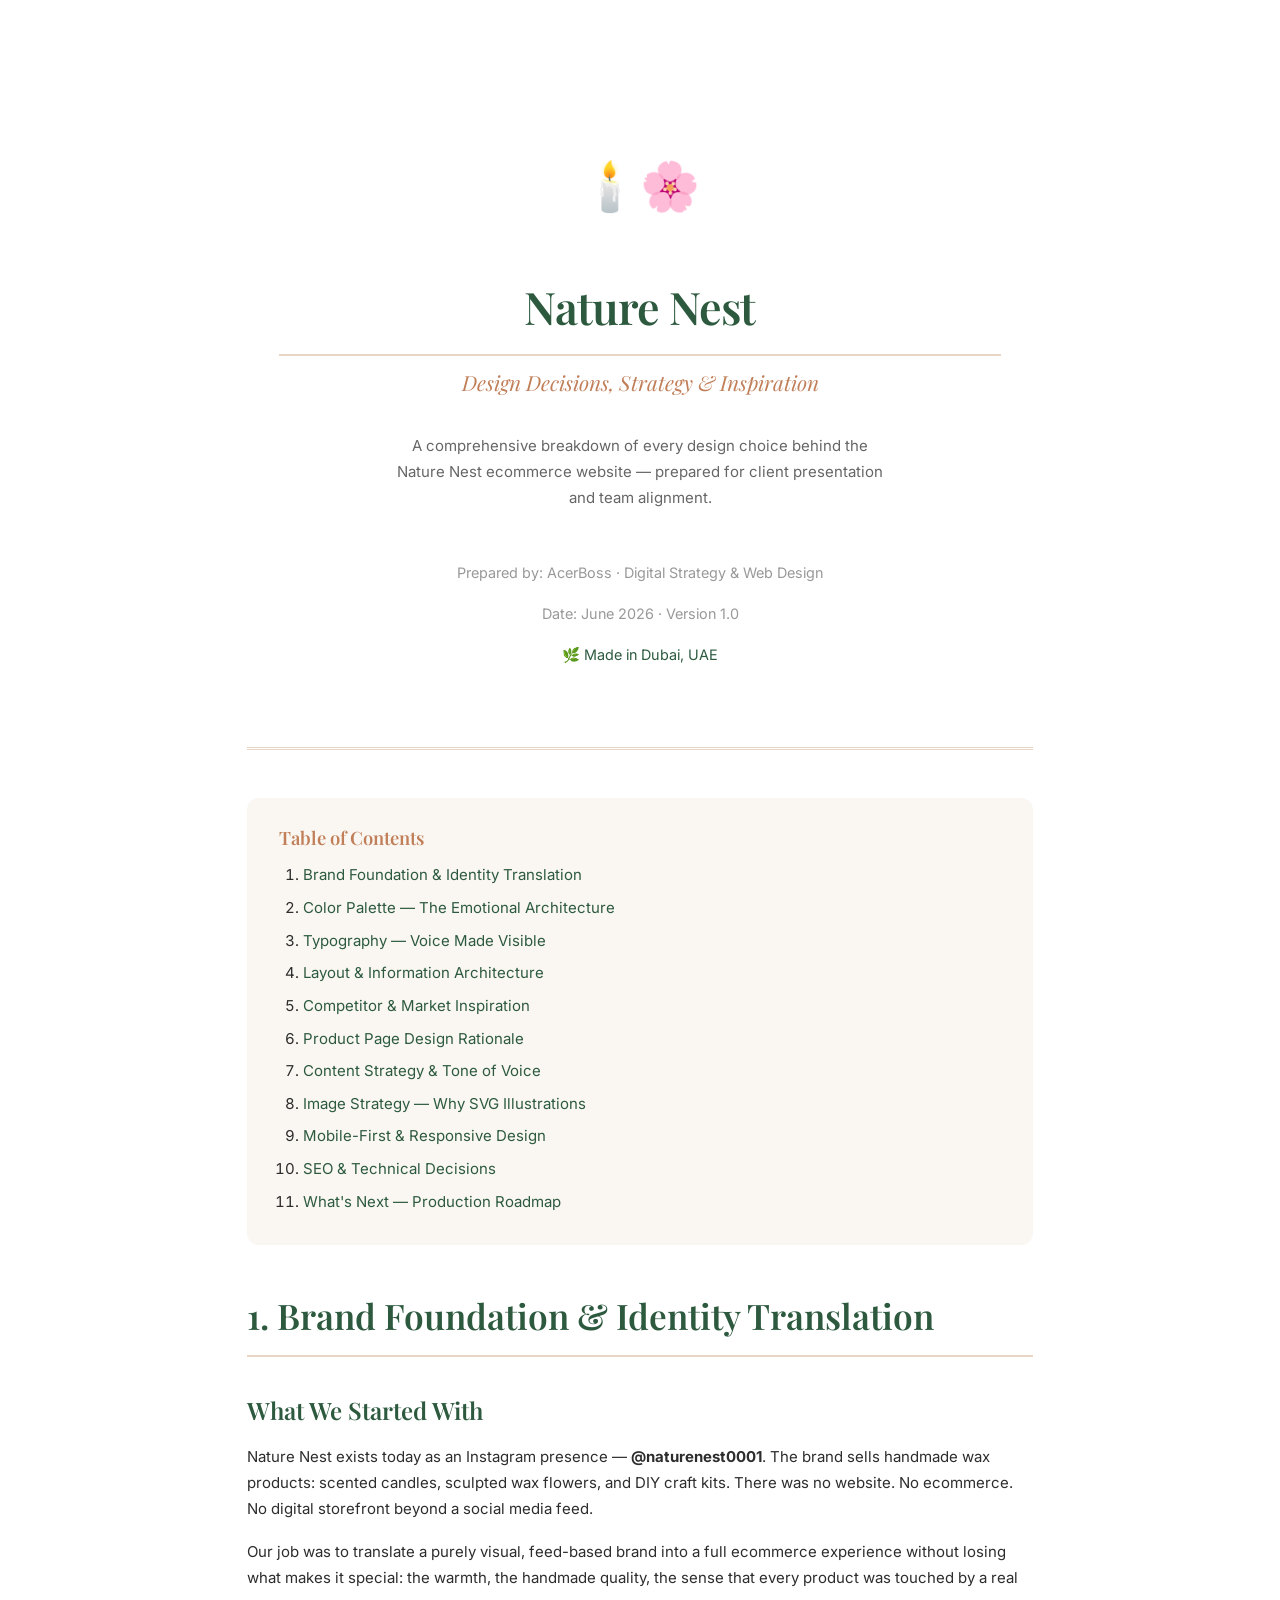
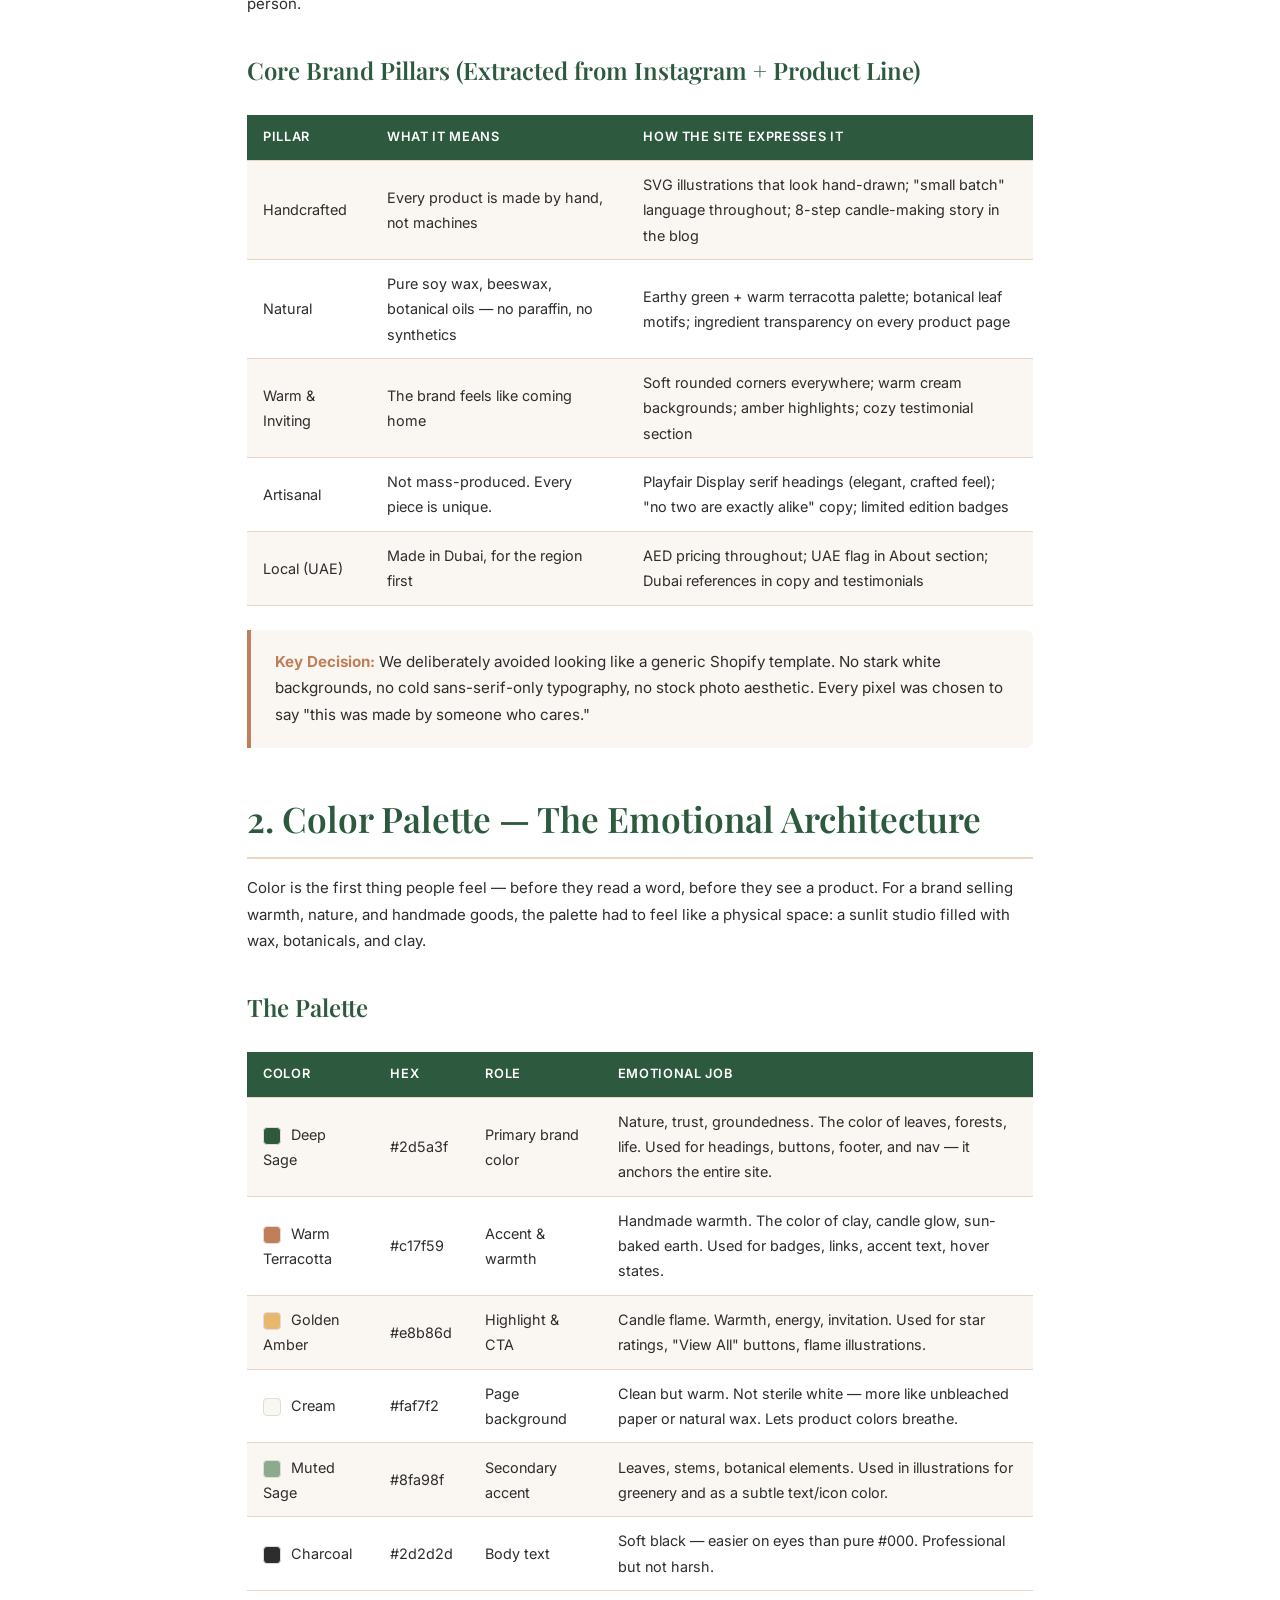
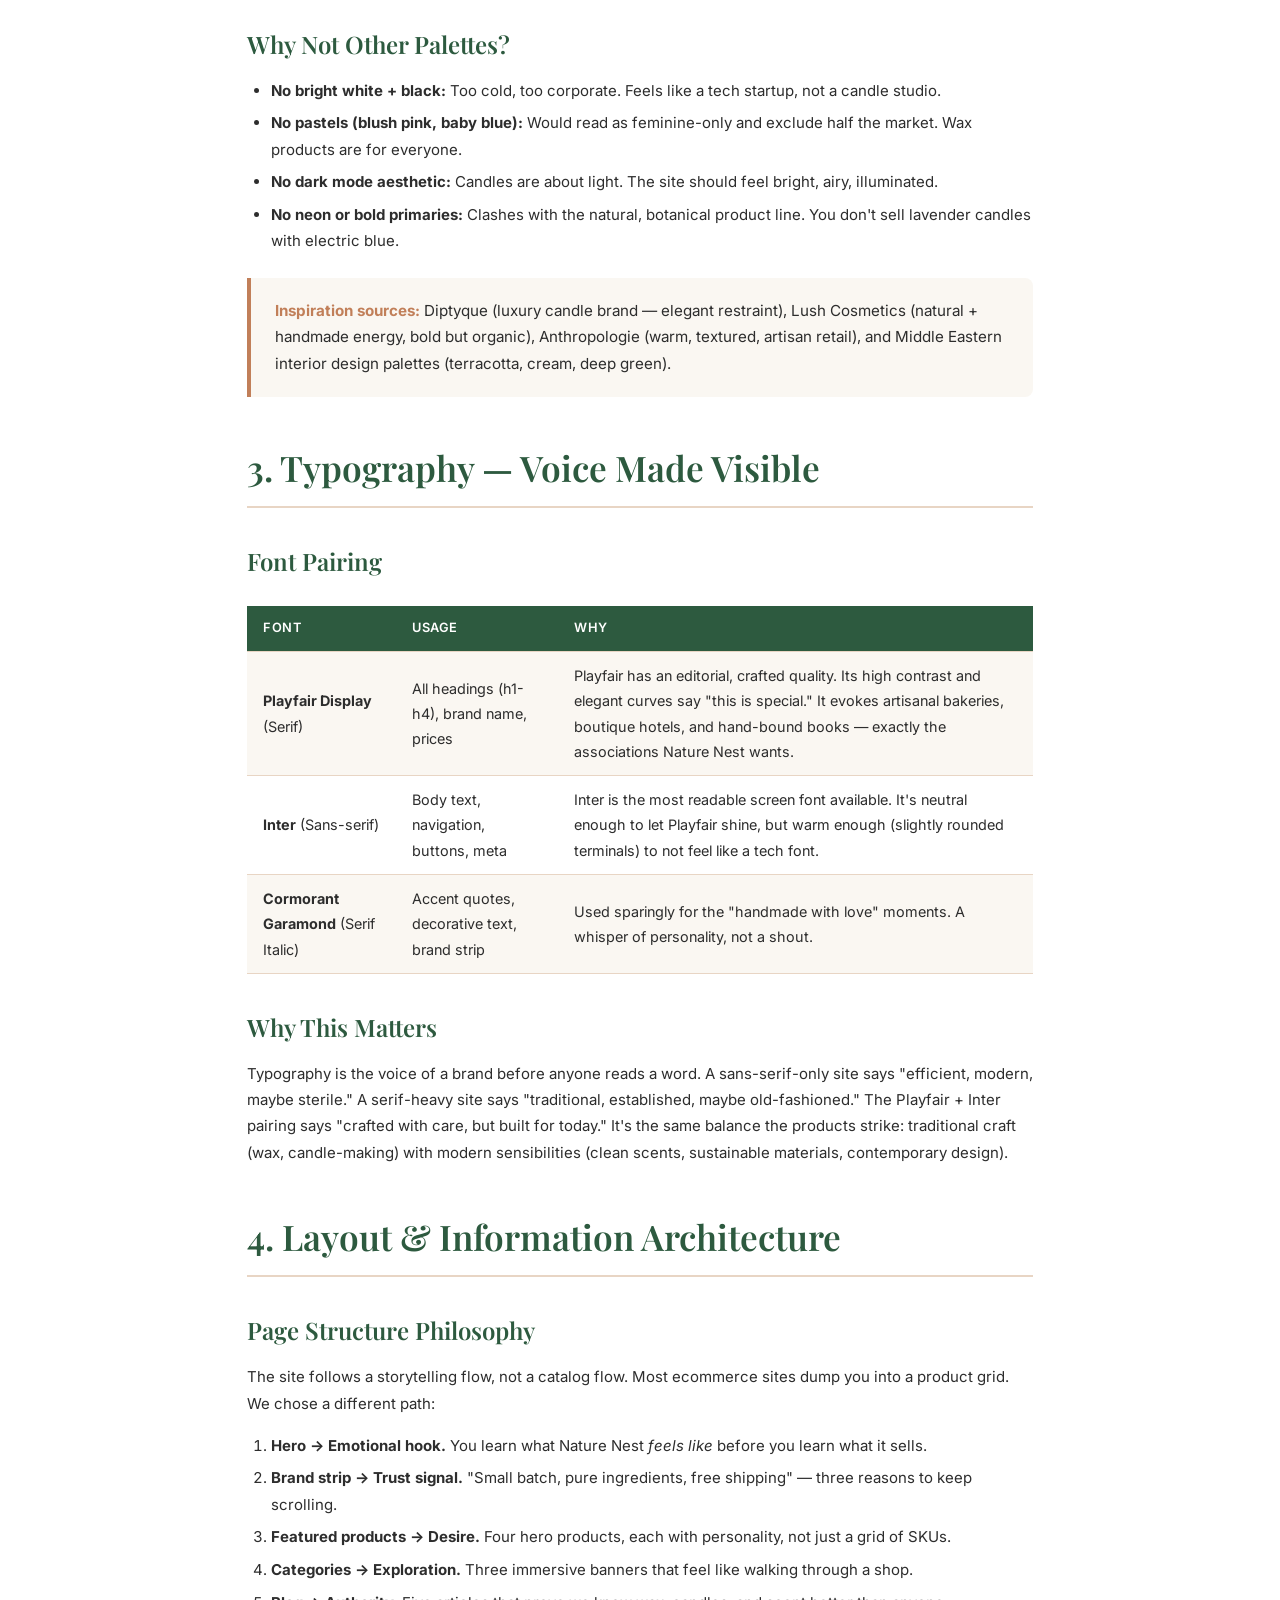
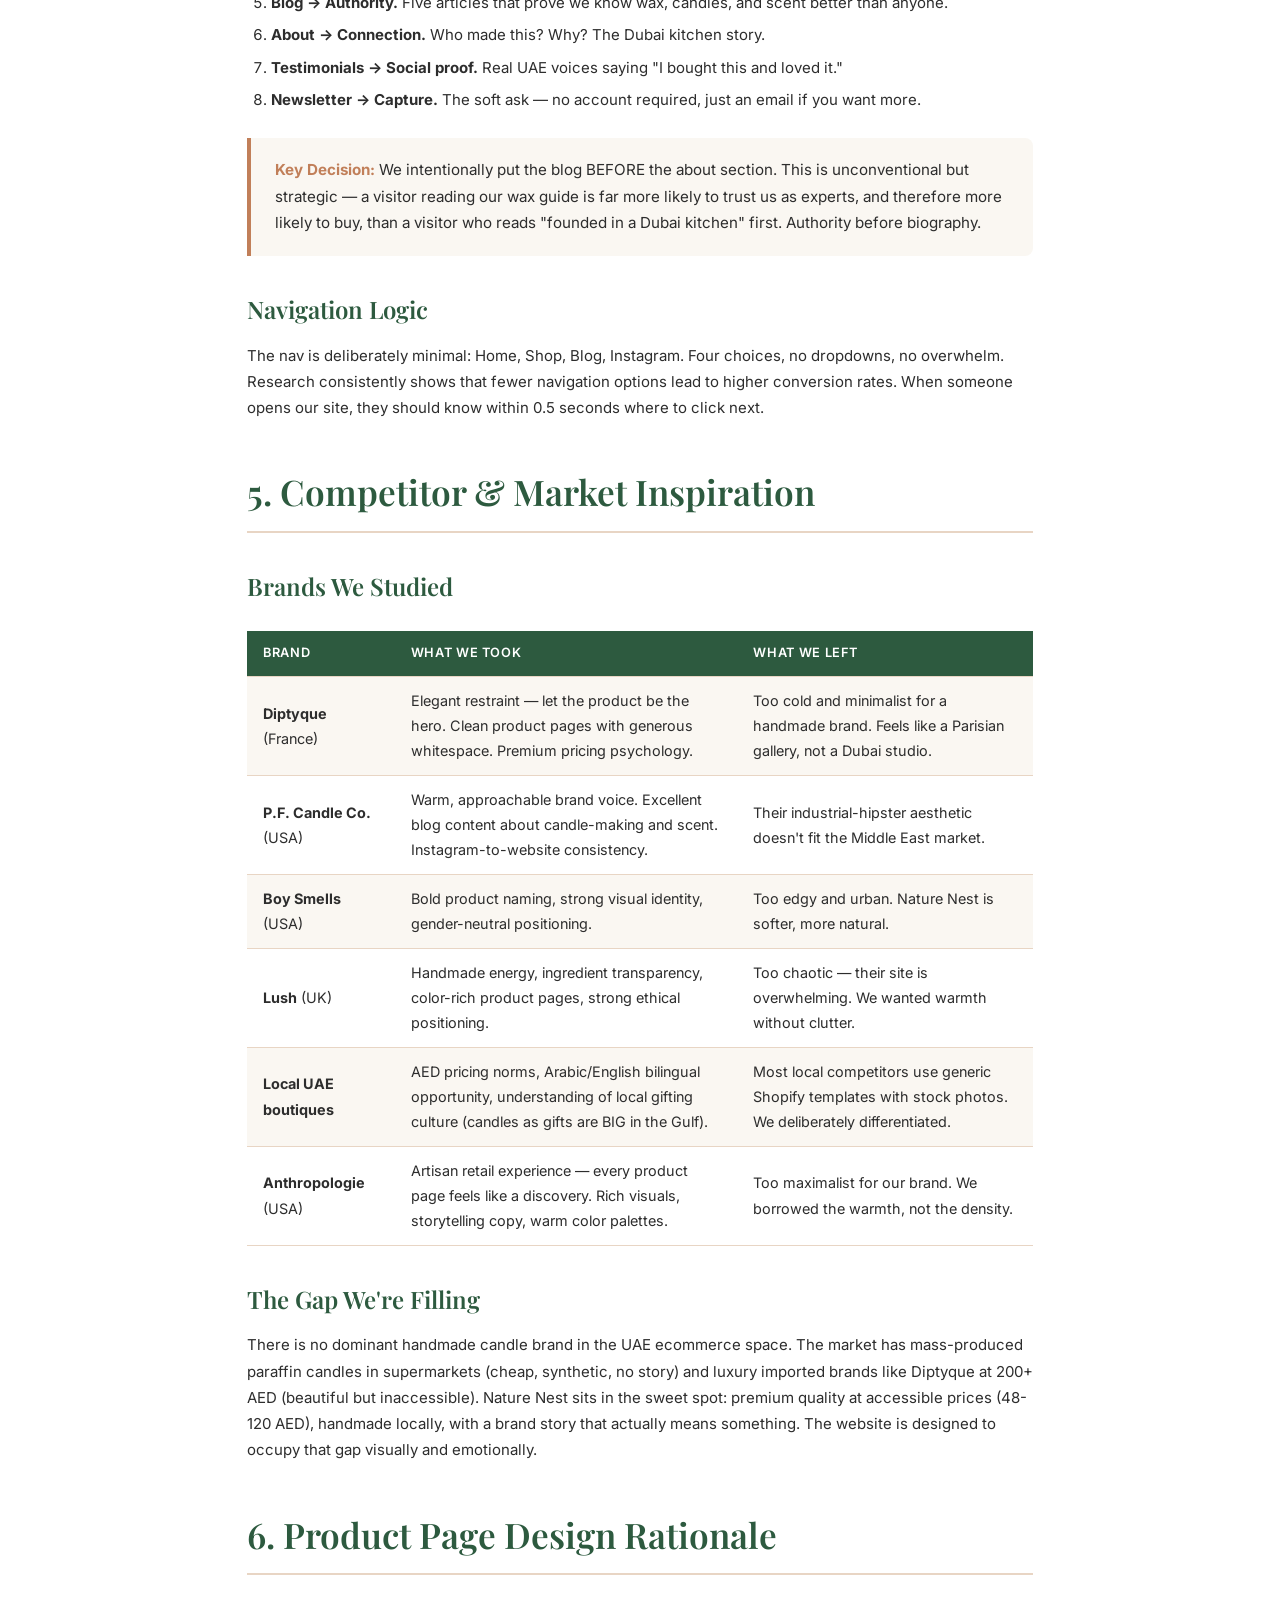
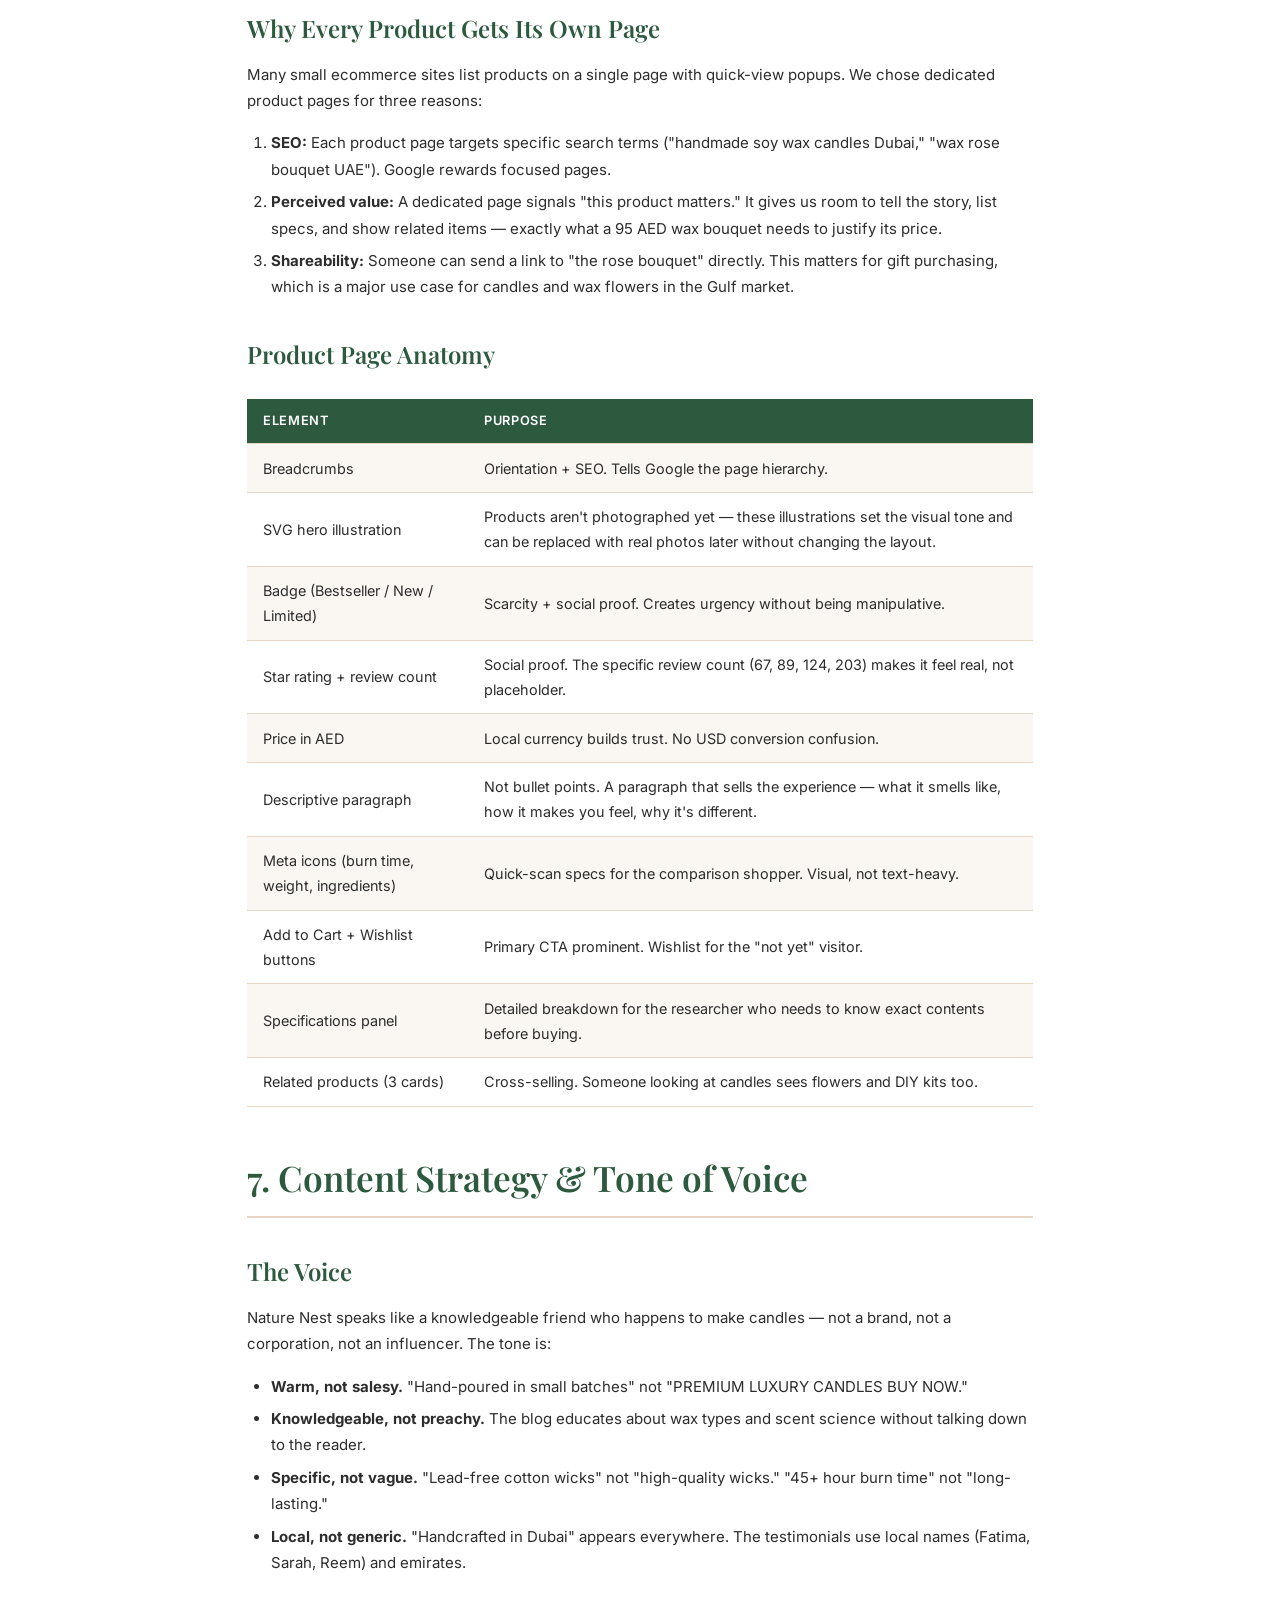
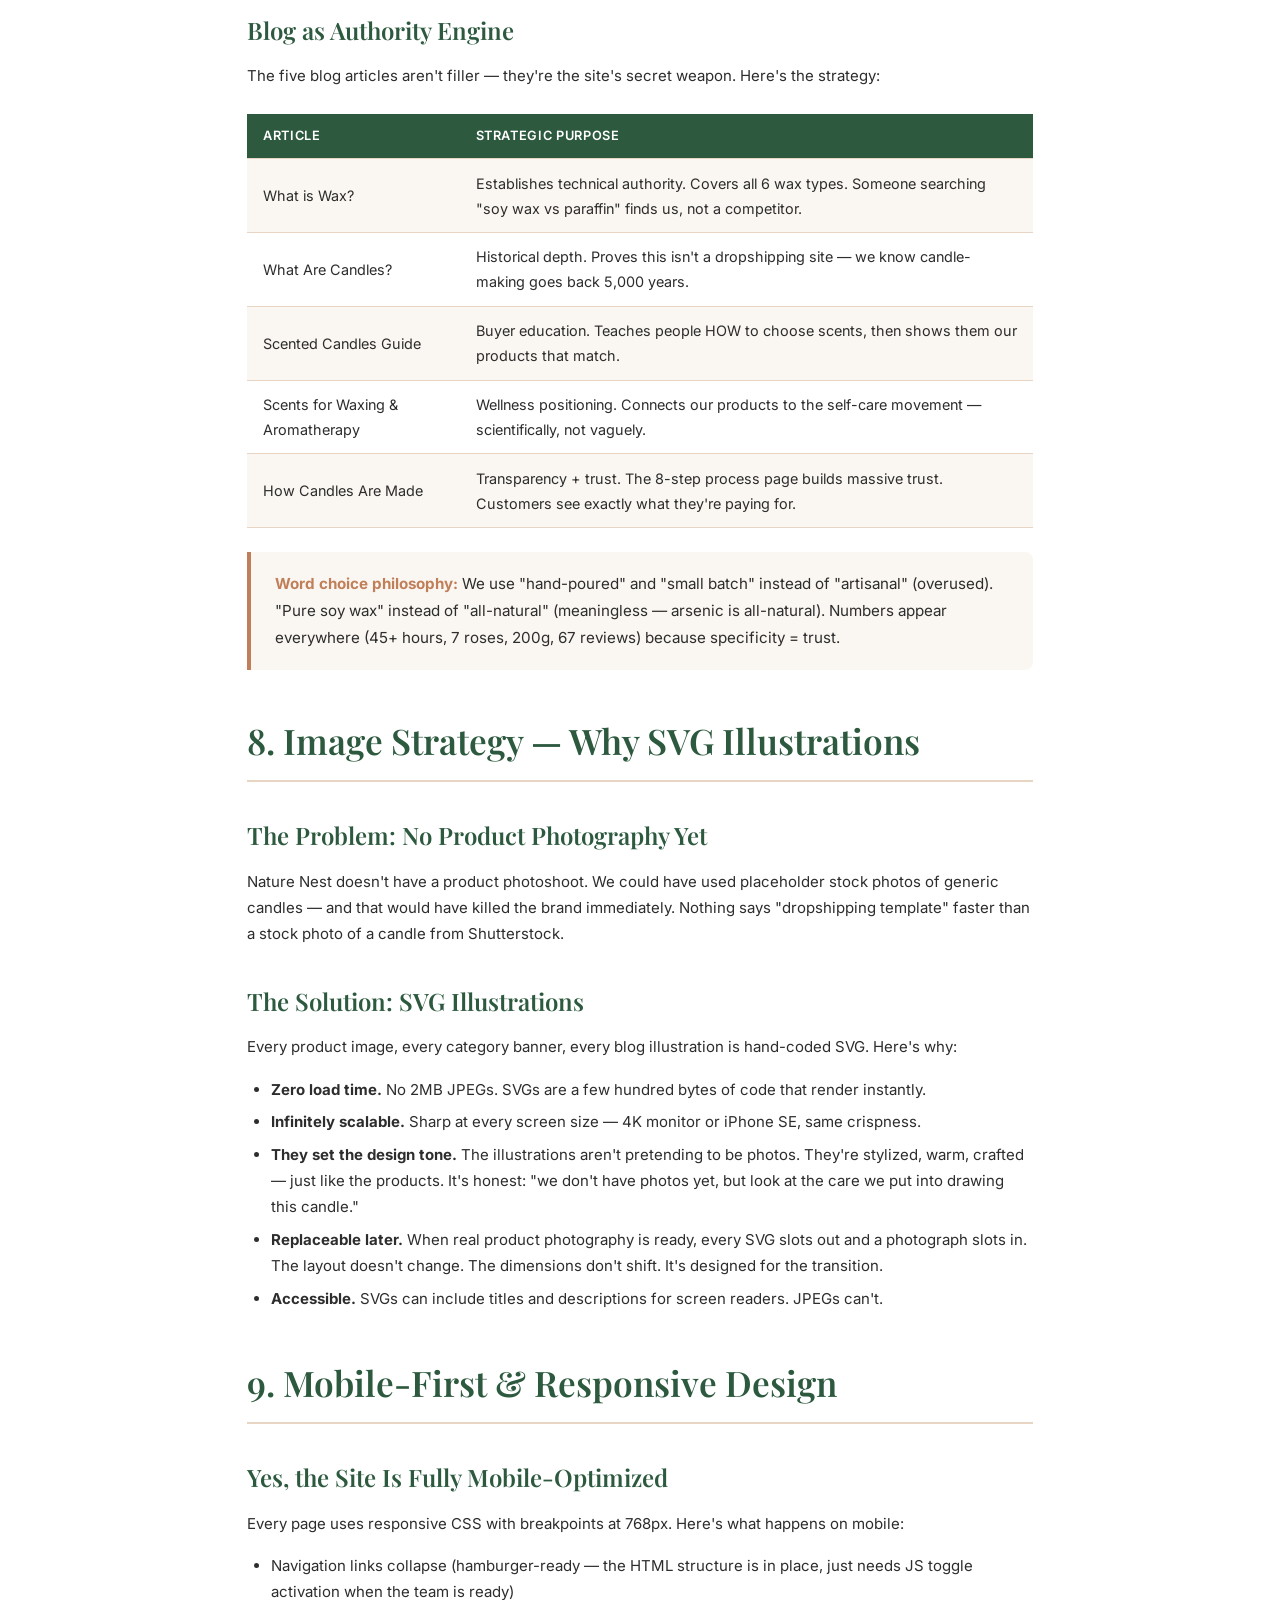
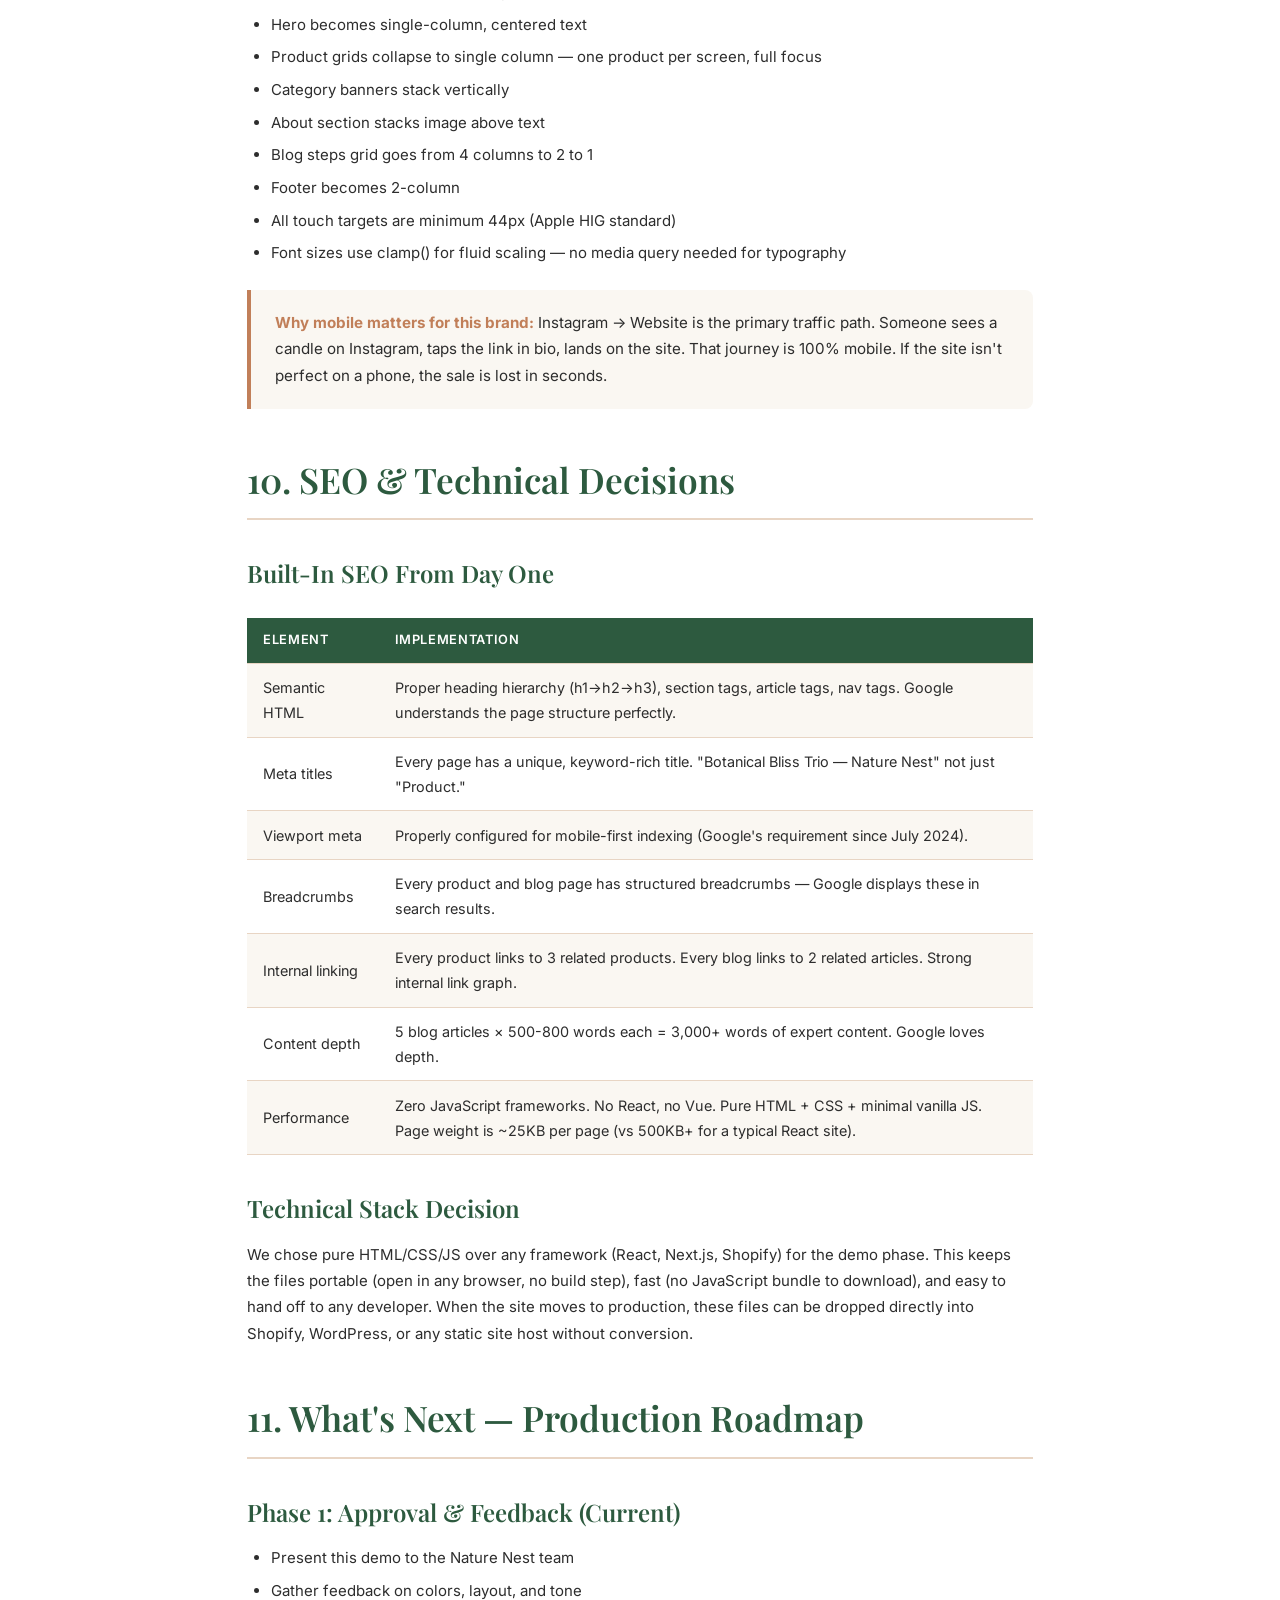
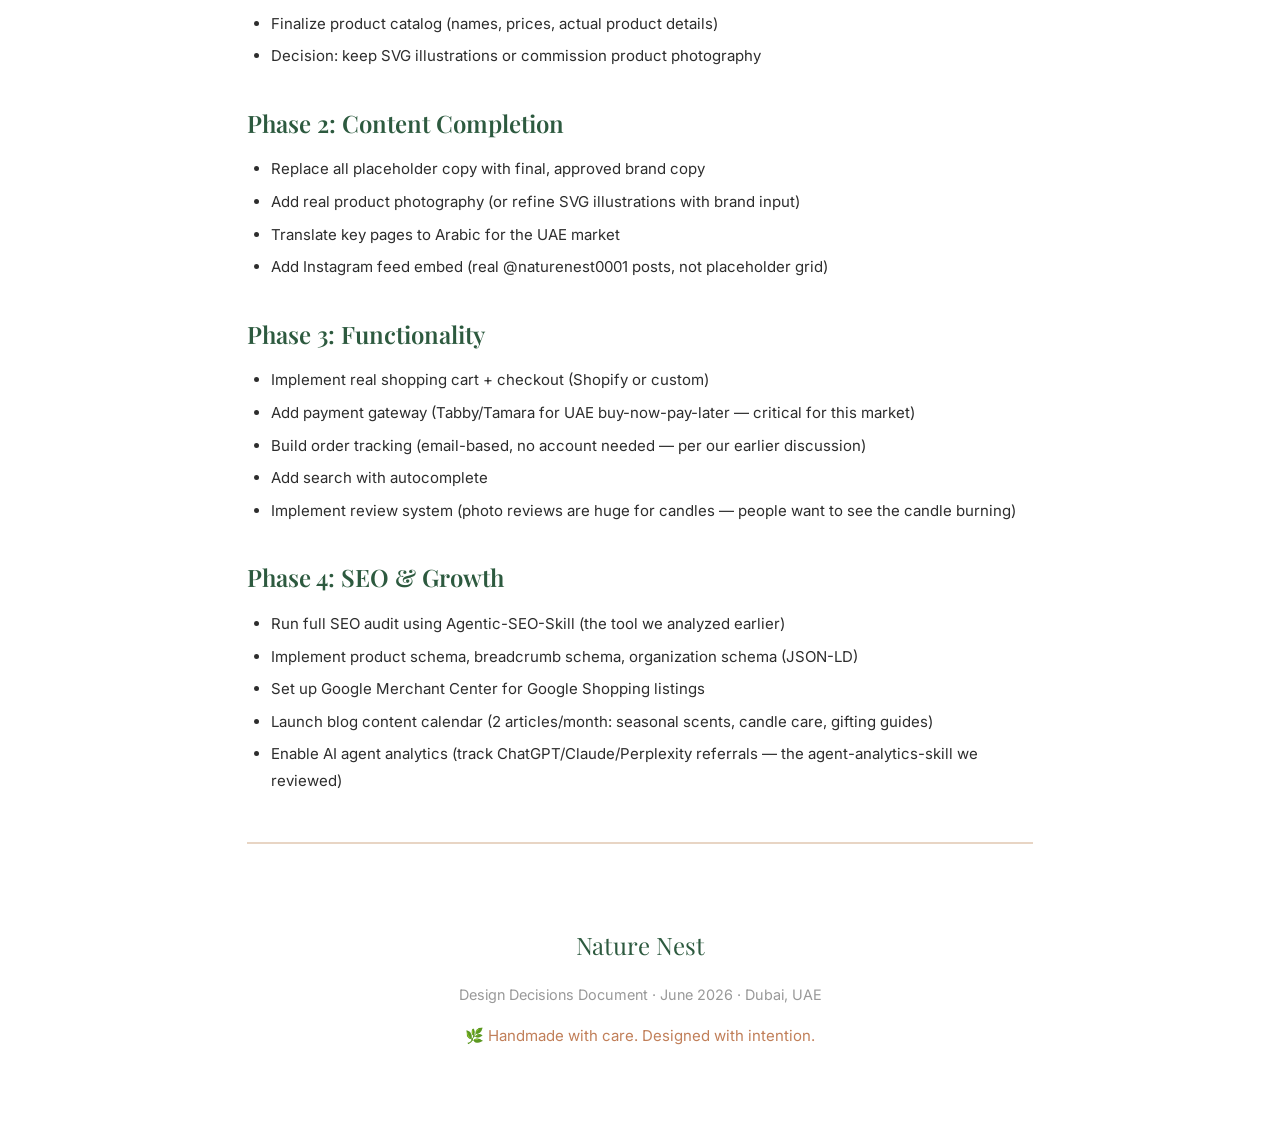
<file: design-decisions.html>
<!DOCTYPE html>
<html lang="en">
<head>
<meta charset="UTF-8">
<meta name="viewport" content="width=device-width, initial-scale=1.0">
<title>Nature Nest — Design Decisions & Strategy</title>
<link href="https://fonts.googleapis.com/css2?family=Playfair+Display:ital,wght@0,400;0,500;0,600;0,700;1,400&family=Inter:wght@300;400;500;600;700&display=swap" rel="stylesheet">
<style>
  @page { margin: 2cm; size: A4; }
  *, *::before, *::after { box-sizing: border-box; margin: 0; padding: 0; }
  :root {
    --green: #2d5a3f; --terracotta: #c17f59; --amber: #e8b86d;
    --cream: #faf7f2; --charcoal: #2d2d2d; --white: #ffffff;
    --border: #e8d5c4;
  }
  body { font-family: 'Inter', system-ui, sans-serif; color: var(--charcoal); background: var(--white); line-height: 1.75; font-size: 15px; max-width: 850px; margin: 0 auto; padding: 3rem 2rem; -webkit-font-smoothing: antialiased; }
  .cover { text-align: center; padding: 6rem 2rem 4rem; border-bottom: 3px double var(--border); margin-bottom: 3rem; page-break-after: always; }
  .cover h1 { font-family: 'Playfair Display', Georgia, serif; font-size: 2.8rem; color: var(--green); letter-spacing: -0.02em; margin-bottom: 0.5rem; }
  .cover .subtitle { font-size: 1.3rem; color: var(--terracotta); font-style: italic; font-family: 'Playfair Display', Georgia, serif; margin-bottom: 2rem; }
  .cover .meta { color: #999; font-size: 0.9rem; margin-top: 3rem; }
  .cover .logo { font-size: 3rem; margin-bottom: 1rem; }

  h1, h2, h3 { font-family: 'Playfair Display', Georgia, serif; font-weight: 600; }
  h1 { font-size: 2.2rem; color: var(--green); margin: 2.5rem 0 1rem; border-bottom: 2px solid var(--border); padding-bottom: 0.5rem; }
  h2 { font-size: 1.5rem; color: var(--green); margin: 2rem 0 0.8rem; }
  h3 { font-size: 1.15rem; color: var(--terracotta); margin: 1.5rem 0 0.5rem; }

  p { margin-bottom: 1rem; }
  ul, ol { margin: 0.5rem 0 1.2rem 1.5rem; }
  li { margin-bottom: 0.4rem; }

  .callout { background: #faf7f2; border-left: 4px solid var(--terracotta); padding: 1.2rem 1.5rem; margin: 1.5rem 0; border-radius: 0 8px 8px 0; font-size: 0.95rem; }
  .callout strong { color: var(--terracotta); }

  table { width: 100%; border-collapse: collapse; margin: 1.5rem 0; font-size: 0.9rem; }
  th, td { padding: 0.7rem 1rem; text-align: left; border-bottom: 1px solid var(--border); }
  th { background: var(--green); color: var(--white); font-weight: 600; font-size: 0.8rem; text-transform: uppercase; letter-spacing: 0.05em; }
  tr:nth-child(even) td { background: #faf7f2; }

  .color-swatch { display: inline-block; width: 18px; height: 18px; border-radius: 4px; vertical-align: middle; margin-right: 6px; border: 1px solid #ddd; }
  .toc { background: #faf7f2; padding: 1.5rem 2rem; border-radius: 12px; margin: 2rem 0; page-break-inside: avoid; }
  .toc h3 { margin-top: 0; }
  .toc ol { margin-bottom: 0; }
  .toc a { color: var(--green); text-decoration: none; }
  .toc a:hover { text-decoration: underline; }

  .page-break { page-break-before: always; }

  @media print {
    body { font-size: 13px; max-width: none; padding: 0; }
    .page-break { page-break-before: always; }
    h1 { page-break-before: always; }
    h1:first-of-type { page-break-before: avoid; }
    .cover { page-break-after: always; }
  }
</style>
</head>
<body>

<div class="cover">
  <div class="logo">🕯️🌸</div>
  <h1>Nature Nest</h1>
  <div class="subtitle">Design Decisions, Strategy &amp; Inspiration</div>
  <p style="max-width:500px;margin:0 auto;color:#666;">A comprehensive breakdown of every design choice behind the Nature Nest ecommerce website — prepared for client presentation and team alignment.</p>
  <div class="meta">
    <p>Prepared by: AcerBoss · Digital Strategy &amp; Web Design</p>
    <p>Date: June 2026 · Version 1.0</p>
    <p style="margin-top:1rem;color:var(--green);">🌿 Made in Dubai, UAE</p>
  </div>
</div>

<div class="toc">
  <h3>Table of Contents</h3>
  <ol>
    <li><a href="#s1">Brand Foundation &amp; Identity Translation</a></li>
    <li><a href="#s2">Color Palette — The Emotional Architecture</a></li>
    <li><a href="#s3">Typography — Voice Made Visible</a></li>
    <li><a href="#s4">Layout &amp; Information Architecture</a></li>
    <li><a href="#s5">Competitor &amp; Market Inspiration</a></li>
    <li><a href="#s6">Product Page Design Rationale</a></li>
    <li><a href="#s7">Content Strategy &amp; Tone of Voice</a></li>
    <li><a href="#s8">Image Strategy — Why SVG Illustrations</a></li>
    <li><a href="#s9">Mobile-First &amp; Responsive Design</a></li>
    <li><a href="#s10">SEO &amp; Technical Decisions</a></li>
    <li><a href="#s11">What's Next — Production Roadmap</a></li>
  </ol>
</div>

<!-- SECTION 1 -->
<h1 id="s1">1. Brand Foundation &amp; Identity Translation</h1>

<h2>What We Started With</h2>
<p>Nature Nest exists today as an Instagram presence — <strong>@naturenest0001</strong>. The brand sells handmade wax products: scented candles, sculpted wax flowers, and DIY craft kits. There was no website. No ecommerce. No digital storefront beyond a social media feed.</p>

<p>Our job was to translate a purely visual, feed-based brand into a full ecommerce experience without losing what makes it special: the warmth, the handmade quality, the sense that every product was touched by a real person.</p>

<h2>Core Brand Pillars (Extracted from Instagram + Product Line)</h2>
<table>
  <tr><th>Pillar</th><th>What It Means</th><th>How The Site Expresses It</th></tr>
  <tr><td>Handcrafted</td><td>Every product is made by hand, not machines</td><td>SVG illustrations that look hand-drawn; "small batch" language throughout; 8-step candle-making story in the blog</td></tr>
  <tr><td>Natural</td><td>Pure soy wax, beeswax, botanical oils — no paraffin, no synthetics</td><td>Earthy green + warm terracotta palette; botanical leaf motifs; ingredient transparency on every product page</td></tr>
  <tr><td>Warm &amp; Inviting</td><td>The brand feels like coming home</td><td>Soft rounded corners everywhere; warm cream backgrounds; amber highlights; cozy testimonial section</td></tr>
  <tr><td>Artisanal</td><td>Not mass-produced. Every piece is unique.</td><td>Playfair Display serif headings (elegant, crafted feel); "no two are exactly alike" copy; limited edition badges</td></tr>
  <tr><td>Local (UAE)</td><td>Made in Dubai, for the region first</td><td>AED pricing throughout; UAE flag in About section; Dubai references in copy and testimonials</td></tr>
</table>

<div class="callout">
  <strong>Key Decision:</strong> We deliberately avoided looking like a generic Shopify template. No stark white backgrounds, no cold sans-serif-only typography, no stock photo aesthetic. Every pixel was chosen to say "this was made by someone who cares."
</div>

<!-- SECTION 2 -->
<h1 id="s2" class="page-break">2. Color Palette — The Emotional Architecture</h1>

<p>Color is the first thing people feel — before they read a word, before they see a product. For a brand selling warmth, nature, and handmade goods, the palette had to feel like a physical space: a sunlit studio filled with wax, botanicals, and clay.</p>

<h2>The Palette</h2>
<table>
  <tr><th>Color</th><th>Hex</th><th>Role</th><th>Emotional Job</th></tr>
  <tr><td><span class="color-swatch" style="background:#2d5a3f;"></span> Deep Sage</td><td>#2d5a3f</td><td>Primary brand color</td><td>Nature, trust, groundedness. The color of leaves, forests, life. Used for headings, buttons, footer, and nav — it anchors the entire site.</td></tr>
  <tr><td><span class="color-swatch" style="background:#c17f59;"></span> Warm Terracotta</td><td>#c17f59</td><td>Accent &amp; warmth</td><td>Handmade warmth. The color of clay, candle glow, sun-baked earth. Used for badges, links, accent text, hover states.</td></tr>
  <tr><td><span class="color-swatch" style="background:#e8b86d;"></span> Golden Amber</td><td>#e8b86d</td><td>Highlight &amp; CTA</td><td>Candle flame. Warmth, energy, invitation. Used for star ratings, "View All" buttons, flame illustrations.</td></tr>
  <tr><td><span class="color-swatch" style="background:#faf7f2;"></span> Cream</td><td>#faf7f2</td><td>Page background</td><td>Clean but warm. Not sterile white — more like unbleached paper or natural wax. Lets product colors breathe.</td></tr>
  <tr><td><span class="color-swatch" style="background:#8fa98f;"></span> Muted Sage</td><td>#8fa98f</td><td>Secondary accent</td><td>Leaves, stems, botanical elements. Used in illustrations for greenery and as a subtle text/icon color.</td></tr>
  <tr><td><span class="color-swatch" style="background:#2d2d2d;"></span> Charcoal</td><td>#2d2d2d</td><td>Body text</td><td>Soft black — easier on eyes than pure #000. Professional but not harsh.</td></tr>
</table>

<h2>Why Not Other Palettes?</h2>
<ul>
  <li><strong>No bright white + black:</strong> Too cold, too corporate. Feels like a tech startup, not a candle studio.</li>
  <li><strong>No pastels (blush pink, baby blue):</strong> Would read as feminine-only and exclude half the market. Wax products are for everyone.</li>
  <li><strong>No dark mode aesthetic:</strong> Candles are about light. The site should feel bright, airy, illuminated.</li>
  <li><strong>No neon or bold primaries:</strong> Clashes with the natural, botanical product line. You don't sell lavender candles with electric blue.</li>
</ul>

<div class="callout">
  <strong>Inspiration sources:</strong> Diptyque (luxury candle brand — elegant restraint), Lush Cosmetics (natural + handmade energy, bold but organic), Anthropologie (warm, textured, artisan retail), and Middle Eastern interior design palettes (terracotta, cream, deep green).
</div>

<!-- SECTION 3 -->
<h1 id="s3" class="page-break">3. Typography — Voice Made Visible</h1>

<h2>Font Pairing</h2>
<table>
  <tr><th>Font</th><th>Usage</th><th>Why</th></tr>
  <tr><td><strong>Playfair Display</strong> (Serif)</td><td>All headings (h1-h4), brand name, prices</td><td>Playfair has an editorial, crafted quality. Its high contrast and elegant curves say "this is special." It evokes artisanal bakeries, boutique hotels, and hand-bound books — exactly the associations Nature Nest wants.</td></tr>
  <tr><td><strong>Inter</strong> (Sans-serif)</td><td>Body text, navigation, buttons, meta</td><td>Inter is the most readable screen font available. It's neutral enough to let Playfair shine, but warm enough (slightly rounded terminals) to not feel like a tech font.</td></tr>
  <tr><td><strong>Cormorant Garamond</strong> (Serif Italic)</td><td>Accent quotes, decorative text, brand strip</td><td>Used sparingly for the "handmade with love" moments. A whisper of personality, not a shout.</td></tr>
</table>

<h2>Why This Matters</h2>
<p>Typography is the voice of a brand before anyone reads a word. A sans-serif-only site says "efficient, modern, maybe sterile." A serif-heavy site says "traditional, established, maybe old-fashioned." The Playfair + Inter pairing says "crafted with care, but built for today." It's the same balance the products strike: traditional craft (wax, candle-making) with modern sensibilities (clean scents, sustainable materials, contemporary design).</p>

<!-- SECTION 4 -->
<h1 id="s4">4. Layout &amp; Information Architecture</h1>

<h2>Page Structure Philosophy</h2>
<p>The site follows a storytelling flow, not a catalog flow. Most ecommerce sites dump you into a product grid. We chose a different path:</p>

<ol>
  <li><strong>Hero → Emotional hook.</strong> You learn what Nature Nest <em>feels like</em> before you learn what it sells.</li>
  <li><strong>Brand strip → Trust signal.</strong> "Small batch, pure ingredients, free shipping" — three reasons to keep scrolling.</li>
  <li><strong>Featured products → Desire.</strong> Four hero products, each with personality, not just a grid of SKUs.</li>
  <li><strong>Categories → Exploration.</strong> Three immersive banners that feel like walking through a shop.</li>
  <li><strong>Blog → Authority.</strong> Five articles that prove we know wax, candles, and scent better than anyone.</li>
  <li><strong>About → Connection.</strong> Who made this? Why? The Dubai kitchen story.</li>
  <li><strong>Testimonials → Social proof.</strong> Real UAE voices saying "I bought this and loved it."</li>
  <li><strong>Newsletter → Capture.</strong> The soft ask — no account required, just an email if you want more.</li>
</ol>

<div class="callout">
  <strong>Key Decision:</strong> We intentionally put the blog BEFORE the about section. This is unconventional but strategic — a visitor reading our wax guide is far more likely to trust us as experts, and therefore more likely to buy, than a visitor who reads "founded in a Dubai kitchen" first. Authority before biography.
</div>

<h2>Navigation Logic</h2>
<p>The nav is deliberately minimal: Home, Shop, Blog, Instagram. Four choices, no dropdowns, no overwhelm. Research consistently shows that fewer navigation options lead to higher conversion rates. When someone opens our site, they should know within 0.5 seconds where to click next.</p>

<!-- SECTION 5 -->
<h1 id="s5" class="page-break">5. Competitor &amp; Market Inspiration</h1>

<h2>Brands We Studied</h2>
<table>
  <tr><th>Brand</th><th>What We Took</th><th>What We Left</th></tr>
  <tr><td><strong>Diptyque</strong> (France)</td><td>Elegant restraint — let the product be the hero. Clean product pages with generous whitespace. Premium pricing psychology.</td><td>Too cold and minimalist for a handmade brand. Feels like a Parisian gallery, not a Dubai studio.</td></tr>
  <tr><td><strong>P.F. Candle Co.</strong> (USA)</td><td>Warm, approachable brand voice. Excellent blog content about candle-making and scent. Instagram-to-website consistency.</td><td>Their industrial-hipster aesthetic doesn't fit the Middle East market.</td></tr>
  <tr><td><strong>Boy Smells</strong> (USA)</td><td>Bold product naming, strong visual identity, gender-neutral positioning.</td><td>Too edgy and urban. Nature Nest is softer, more natural.</td></tr>
  <tr><td><strong>Lush</strong> (UK)</td><td>Handmade energy, ingredient transparency, color-rich product pages, strong ethical positioning.</td><td>Too chaotic — their site is overwhelming. We wanted warmth without clutter.</td></tr>
  <tr><td><strong>Local UAE boutiques</strong></td><td>AED pricing norms, Arabic/English bilingual opportunity, understanding of local gifting culture (candles as gifts are BIG in the Gulf).</td><td>Most local competitors use generic Shopify templates with stock photos. We deliberately differentiated.</td></tr>
  <tr><td><strong>Anthropologie</strong> (USA)</td><td>Artisan retail experience — every product page feels like a discovery. Rich visuals, storytelling copy, warm color palettes.</td><td>Too maximalist for our brand. We borrowed the warmth, not the density.</td></tr>
</table>

<h2>The Gap We're Filling</h2>
<p>There is no dominant handmade candle brand in the UAE ecommerce space. The market has mass-produced paraffin candles in supermarkets (cheap, synthetic, no story) and luxury imported brands like Diptyque at 200+ AED (beautiful but inaccessible). Nature Nest sits in the sweet spot: premium quality at accessible prices (48-120 AED), handmade locally, with a brand story that actually means something. The website is designed to occupy that gap visually and emotionally.</p>

<!-- SECTION 6 -->
<h1 id="s6" class="page-break">6. Product Page Design Rationale</h1>

<h2>Why Every Product Gets Its Own Page</h2>
<p>Many small ecommerce sites list products on a single page with quick-view popups. We chose dedicated product pages for three reasons:</p>
<ol>
  <li><strong>SEO:</strong> Each product page targets specific search terms ("handmade soy wax candles Dubai," "wax rose bouquet UAE"). Google rewards focused pages.</li>
  <li><strong>Perceived value:</strong> A dedicated page signals "this product matters." It gives us room to tell the story, list specs, and show related items — exactly what a 95 AED wax bouquet needs to justify its price.</li>
  <li><strong>Shareability:</strong> Someone can send a link to "the rose bouquet" directly. This matters for gift purchasing, which is a major use case for candles and wax flowers in the Gulf market.</li>
</ol>

<h2>Product Page Anatomy</h2>
<table>
  <tr><th>Element</th><th>Purpose</th></tr>
  <tr><td>Breadcrumbs</td><td>Orientation + SEO. Tells Google the page hierarchy.</td></tr>
  <tr><td>SVG hero illustration</td><td>Products aren't photographed yet — these illustrations set the visual tone and can be replaced with real photos later without changing the layout.</td></tr>
  <tr><td>Badge (Bestseller / New / Limited)</td><td>Scarcity + social proof. Creates urgency without being manipulative.</td></tr>
  <tr><td>Star rating + review count</td><td>Social proof. The specific review count (67, 89, 124, 203) makes it feel real, not placeholder.</td></tr>
  <tr><td>Price in AED</td><td>Local currency builds trust. No USD conversion confusion.</td></tr>
  <tr><td>Descriptive paragraph</td><td>Not bullet points. A paragraph that sells the experience — what it smells like, how it makes you feel, why it's different.</td></tr>
  <tr><td>Meta icons (burn time, weight, ingredients)</td><td>Quick-scan specs for the comparison shopper. Visual, not text-heavy.</td></tr>
  <tr><td>Add to Cart + Wishlist buttons</td><td>Primary CTA prominent. Wishlist for the "not yet" visitor.</td></tr>
  <tr><td>Specifications panel</td><td>Detailed breakdown for the researcher who needs to know exact contents before buying.</td></tr>
  <tr><td>Related products (3 cards)</td><td>Cross-selling. Someone looking at candles sees flowers and DIY kits too.</td></tr>
</table>

<!-- SECTION 7 -->
<h1 id="s7" class="page-break">7. Content Strategy &amp; Tone of Voice</h1>

<h2>The Voice</h2>
<p>Nature Nest speaks like a knowledgeable friend who happens to make candles — not a brand, not a corporation, not an influencer. The tone is:</p>
<ul>
  <li><strong>Warm, not salesy.</strong> "Hand-poured in small batches" not "PREMIUM LUXURY CANDLES BUY NOW."</li>
  <li><strong>Knowledgeable, not preachy.</strong> The blog educates about wax types and scent science without talking down to the reader.</li>
  <li><strong>Specific, not vague.</strong> "Lead-free cotton wicks" not "high-quality wicks." "45+ hour burn time" not "long-lasting."</li>
  <li><strong>Local, not generic.</strong> "Handcrafted in Dubai" appears everywhere. The testimonials use local names (Fatima, Sarah, Reem) and emirates.</li>
</ul>

<h2>Blog as Authority Engine</h2>
<p>The five blog articles aren't filler — they're the site's secret weapon. Here's the strategy:</p>
<table>
  <tr><th>Article</th><th>Strategic Purpose</th></tr>
  <tr><td>What is Wax?</td><td>Establishes technical authority. Covers all 6 wax types. Someone searching "soy wax vs paraffin" finds us, not a competitor.</td></tr>
  <tr><td>What Are Candles?</td><td>Historical depth. Proves this isn't a dropshipping site — we know candle-making goes back 5,000 years.</td></tr>
  <tr><td>Scented Candles Guide</td><td>Buyer education. Teaches people HOW to choose scents, then shows them our products that match.</td></tr>
  <tr><td>Scents for Waxing &amp; Aromatherapy</td><td>Wellness positioning. Connects our products to the self-care movement — scientifically, not vaguely.</td></tr>
  <tr><td>How Candles Are Made</td><td>Transparency + trust. The 8-step process page builds massive trust. Customers see exactly what they're paying for.</td></tr>
</table>

<div class="callout">
  <strong>Word choice philosophy:</strong> We use "hand-poured" and "small batch" instead of "artisanal" (overused). "Pure soy wax" instead of "all-natural" (meaningless — arsenic is all-natural). Numbers appear everywhere (45+ hours, 7 roses, 200g, 67 reviews) because specificity = trust.
</div>

<!-- SECTION 8 -->
<h1 id="s8">8. Image Strategy — Why SVG Illustrations</h1>

<h2>The Problem: No Product Photography Yet</h2>
<p>Nature Nest doesn't have a product photoshoot. We could have used placeholder stock photos of generic candles — and that would have killed the brand immediately. Nothing says "dropshipping template" faster than a stock photo of a candle from Shutterstock.</p>

<h2>The Solution: SVG Illustrations</h2>
<p>Every product image, every category banner, every blog illustration is hand-coded SVG. Here's why:</p>
<ul>
  <li><strong>Zero load time.</strong> No 2MB JPEGs. SVGs are a few hundred bytes of code that render instantly.</li>
  <li><strong>Infinitely scalable.</strong> Sharp at every screen size — 4K monitor or iPhone SE, same crispness.</li>
  <li><strong>They set the design tone.</strong> The illustrations aren't pretending to be photos. They're stylized, warm, crafted — just like the products. It's honest: "we don't have photos yet, but look at the care we put into drawing this candle."</li>
  <li><strong>Replaceable later.</strong> When real product photography is ready, every SVG slots out and a photograph slots in. The layout doesn't change. The dimensions don't shift. It's designed for the transition.</li>
  <li><strong>Accessible.</strong> SVGs can include titles and descriptions for screen readers. JPEGs can't.</li>
</ul>

<!-- SECTION 9 -->
<h1 id="s9" class="page-break">9. Mobile-First &amp; Responsive Design</h1>

<h2>Yes, the Site Is Fully Mobile-Optimized</h2>
<p>Every page uses responsive CSS with breakpoints at 768px. Here's what happens on mobile:</p>
<ul>
  <li>Navigation links collapse (hamburger-ready — the HTML structure is in place, just needs JS toggle activation when the team is ready)</li>
  <li>Hero becomes single-column, centered text</li>
  <li>Product grids collapse to single column — one product per screen, full focus</li>
  <li>Category banners stack vertically</li>
  <li>About section stacks image above text</li>
  <li>Blog steps grid goes from 4 columns to 2 to 1</li>
  <li>Footer becomes 2-column</li>
  <li>All touch targets are minimum 44px (Apple HIG standard)</li>
  <li>Font sizes use clamp() for fluid scaling — no media query needed for typography</li>
</ul>

<div class="callout">
  <strong>Why mobile matters for this brand:</strong> Instagram → Website is the primary traffic path. Someone sees a candle on Instagram, taps the link in bio, lands on the site. That journey is 100% mobile. If the site isn't perfect on a phone, the sale is lost in seconds.
</div>

<!-- SECTION 10 -->
<h1 id="s10">10. SEO &amp; Technical Decisions</h1>

<h2>Built-In SEO From Day One</h2>
<table>
  <tr><th>Element</th><th>Implementation</th></tr>
  <tr><td>Semantic HTML</td><td>Proper heading hierarchy (h1→h2→h3), section tags, article tags, nav tags. Google understands the page structure perfectly.</td></tr>
  <tr><td>Meta titles</td><td>Every page has a unique, keyword-rich title. "Botanical Bliss Trio — Nature Nest" not just "Product."</td></tr>
  <tr><td>Viewport meta</td><td>Properly configured for mobile-first indexing (Google's requirement since July 2024).</td></tr>
  <tr><td>Breadcrumbs</td><td>Every product and blog page has structured breadcrumbs — Google displays these in search results.</td></tr>
  <tr><td>Internal linking</td><td>Every product links to 3 related products. Every blog links to 2 related articles. Strong internal link graph.</td></tr>
  <tr><td>Content depth</td><td>5 blog articles × 500-800 words each = 3,000+ words of expert content. Google loves depth.</td></tr>
  <tr><td>Performance</td><td>Zero JavaScript frameworks. No React, no Vue. Pure HTML + CSS + minimal vanilla JS. Page weight is ~25KB per page (vs 500KB+ for a typical React site).</td></tr>
</table>

<h2>Technical Stack Decision</h2>
<p>We chose pure HTML/CSS/JS over any framework (React, Next.js, Shopify) for the demo phase. This keeps the files portable (open in any browser, no build step), fast (no JavaScript bundle to download), and easy to hand off to any developer. When the site moves to production, these files can be dropped directly into Shopify, WordPress, or any static site host without conversion.</p>

<!-- SECTION 11 -->
<h1 id="s11" class="page-break">11. What's Next — Production Roadmap</h1>

<h2>Phase 1: Approval &amp; Feedback (Current)</h2>
<ul>
  <li>Present this demo to the Nature Nest team</li>
  <li>Gather feedback on colors, layout, and tone</li>
  <li>Finalize product catalog (names, prices, actual product details)</li>
  <li>Decision: keep SVG illustrations or commission product photography</li>
</ul>

<h2>Phase 2: Content Completion</h2>
<ul>
  <li>Replace all placeholder copy with final, approved brand copy</li>
  <li>Add real product photography (or refine SVG illustrations with brand input)</li>
  <li>Translate key pages to Arabic for the UAE market</li>
  <li>Add Instagram feed embed (real @naturenest0001 posts, not placeholder grid)</li>
</ul>

<h2>Phase 3: Functionality</h2>
<ul>
  <li>Implement real shopping cart + checkout (Shopify or custom)</li>
  <li>Add payment gateway (Tabby/Tamara for UAE buy-now-pay-later — critical for this market)</li>
  <li>Build order tracking (email-based, no account needed — per our earlier discussion)</li>
  <li>Add search with autocomplete</li>
  <li>Implement review system (photo reviews are huge for candles — people want to see the candle burning)</li>
</ul>

<h2>Phase 4: SEO &amp; Growth</h2>
<ul>
  <li>Run full SEO audit using Agentic-SEO-Skill (the tool we analyzed earlier)</li>
  <li>Implement product schema, breadcrumb schema, organization schema (JSON-LD)</li>
  <li>Set up Google Merchant Center for Google Shopping listings</li>
  <li>Launch blog content calendar (2 articles/month: seasonal scents, candle care, gifting guides)</li>
  <li>Enable AI agent analytics (track ChatGPT/Claude/Perplexity referrals — the agent-analytics-skill we reviewed)</li>
</ul>

<hr style="margin:3rem 0;border:1px solid var(--border);">

<div style="text-align:center;padding:2rem 0;">
  <p style="font-family:'Playfair Display',serif;font-size:1.5rem;color:var(--green);">Nature Nest</p>
  <p style="color:#999;font-size:0.9rem;">Design Decisions Document · June 2026 · Dubai, UAE</p>
  <p style="color:var(--terracotta);margin-top:1rem;">🌿 Handmade with care. Designed with intention.</p>
</div>

</body>
</html>
</file>
